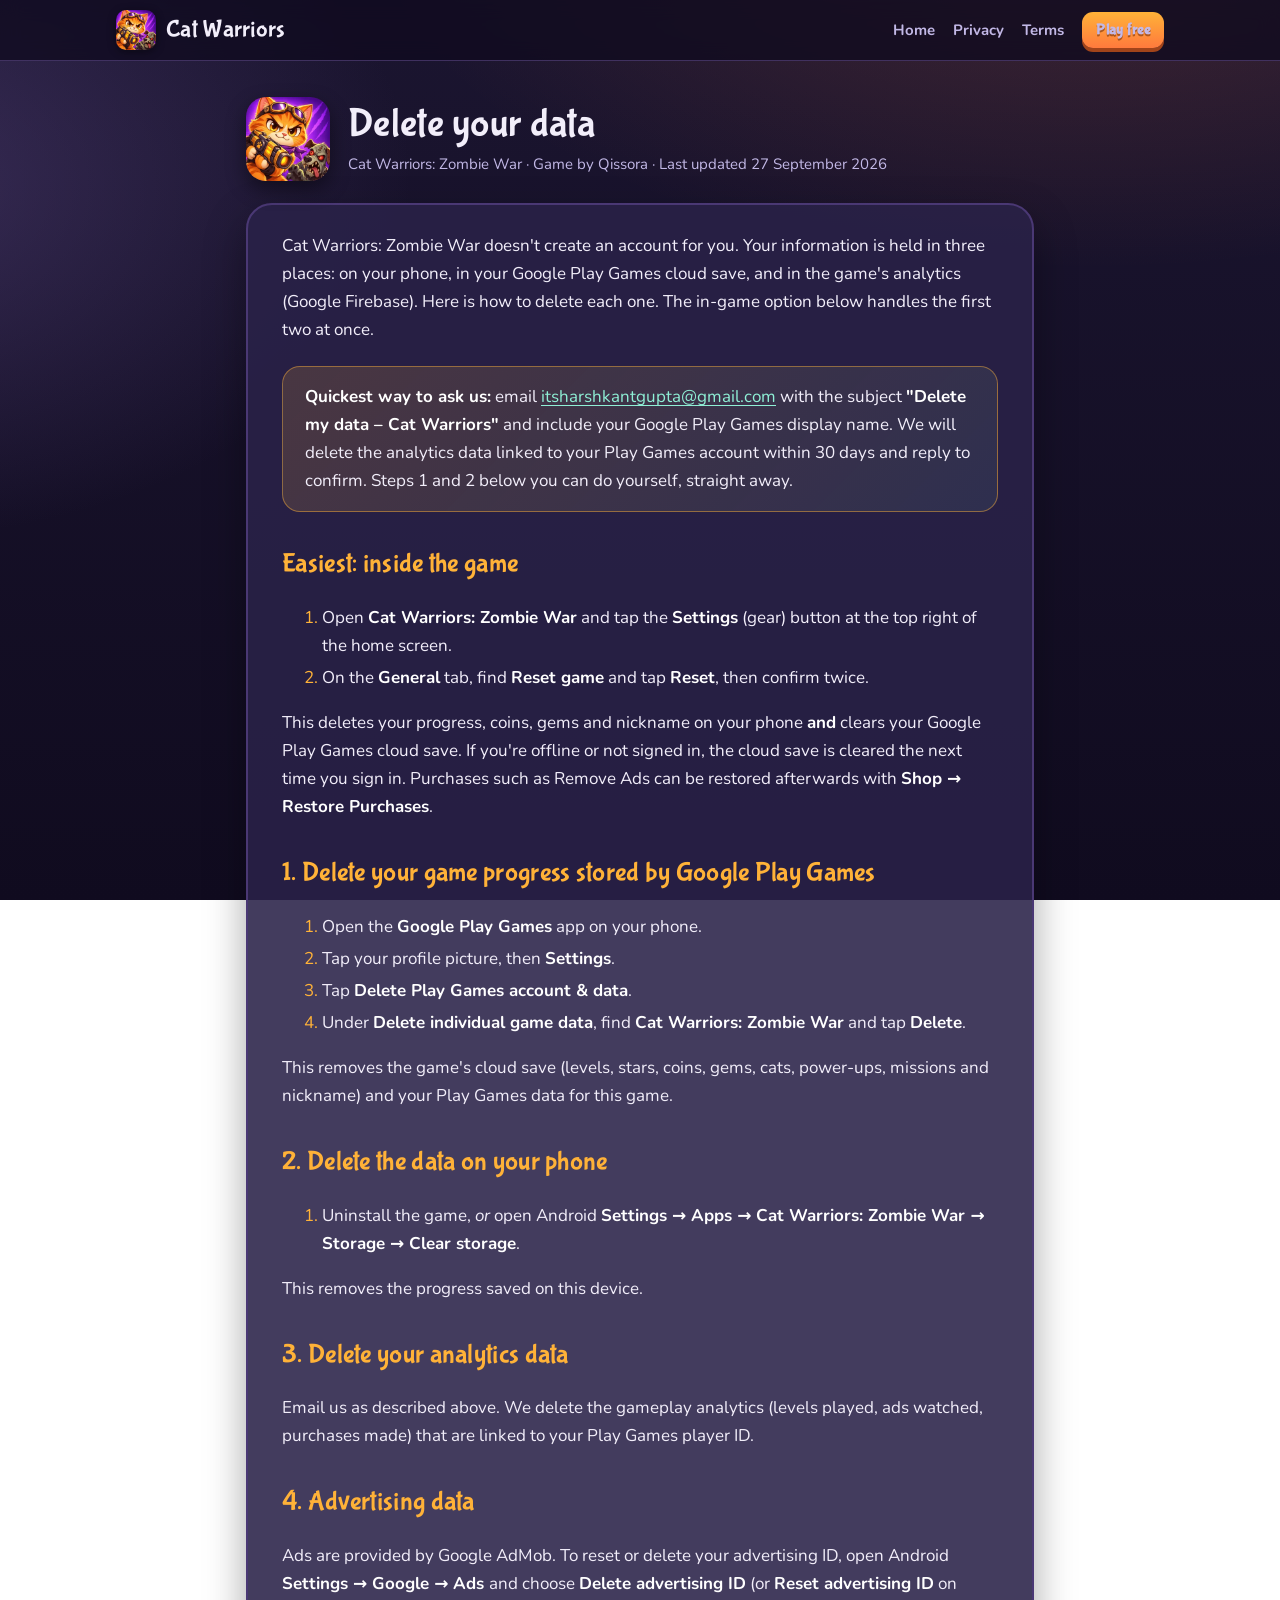
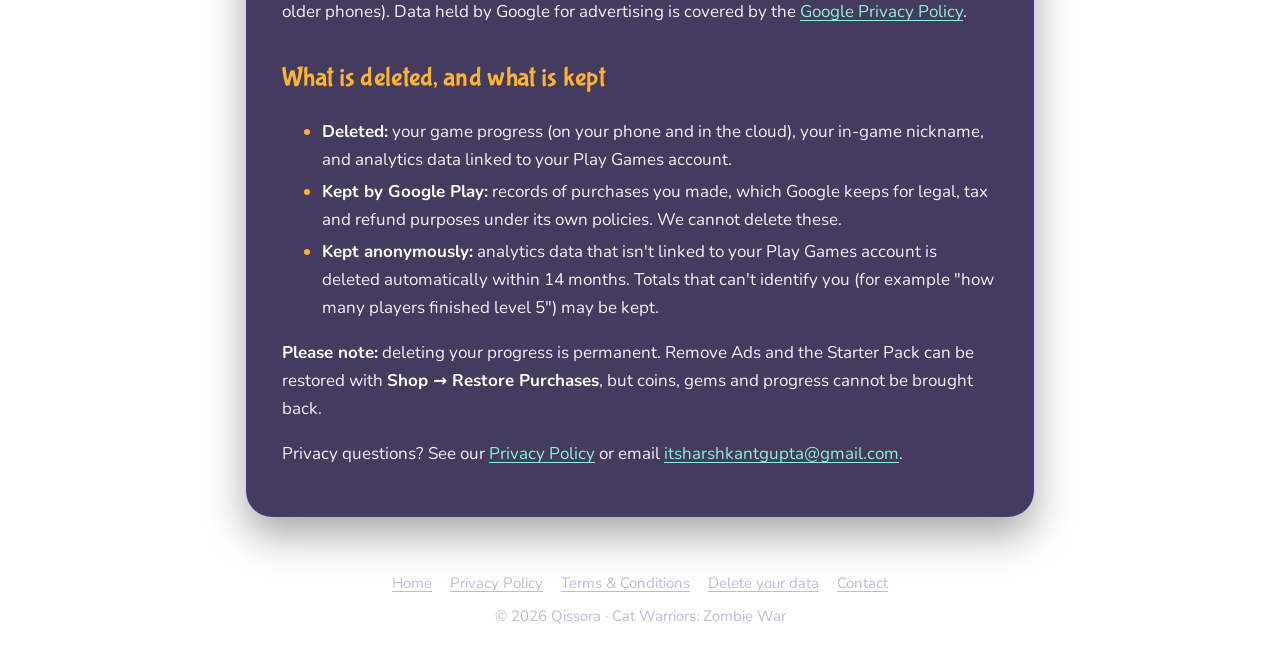
<file: delete-data.html>
<!DOCTYPE html>
<html lang="en">
<head>
<meta charset="utf-8">
<meta name="viewport" content="width=device-width, initial-scale=1">
<title>Delete your data — Cat Warriors: Zombie War</title>
<meta name="description" content="How to delete your Cat Warriors: Zombie War progress and data.">
<meta property="og:title" content="Delete your data — Cat Warriors: Zombie War">
<meta property="og:description" content="How to delete your Cat Warriors: Zombie War progress and data.">
<meta property="og:image" content="https://harsh-4002.github.io/og.jpg">
<meta property="og:url" content="https://harsh-4002.github.io/delete-data.html">
<meta name="theme-color" content="#1b1530">
<link rel="icon" type="image/png" href="favicon.png">
<link rel="preconnect" href="https://fonts.googleapis.com">
<link rel="preconnect" href="https://fonts.gstatic.com" crossorigin>
<link href="https://fonts.googleapis.com/css2?family=Bubblegum+Sans&family=Nunito:wght@400;700;800&display=swap" rel="stylesheet">
<link rel="stylesheet" href="style.css">
</head>
<body>
<header class="topbar"><div class="topbar-inner">
  <a class="brand" href="./"><img src="icon.webp" alt="Cat Warriors app icon">Cat Warriors</a>
  <nav class="nav">
    <a href="./" class="hide-sm">Home</a>
    <a href="privacy.html">Privacy</a>
    <a href="terms.html">Terms</a>
    <a class="btn btn-small" href="https://play.google.com/store/apps/details?id=com.catsvsdogs.game">Play free</a>
  </nav>
</div></header>
<main class="doc">
<div class="doc-head"><img src="icon.webp" alt=""><div><h1>Delete your data</h1><p class="meta">Cat Warriors: Zombie War · Game by Qissora · Last updated 27 September 2026</p></div></div>
<article class="card">
<p>Cat Warriors: Zombie War doesn't create an account for you. Your information is held in three places: on your phone, in your Google Play Games cloud save, and in the game's analytics (Google Firebase). Here is how to delete each one. The in-game option below handles the first two at once.</p>

<div class="panel">
<strong>Quickest way to ask us:</strong> email <a href="mailto:itsharshkantgupta@gmail.com">itsharshkantgupta@gmail.com</a> with the subject <strong>"Delete my data – Cat Warriors"</strong> and include your Google Play Games display name. We will delete the analytics data linked to your Play Games account within 30 days and reply to confirm. Steps 1 and 2 below you can do yourself, straight away.
</div>

<h2>Easiest: inside the game</h2>
<ol>
  <li>Open <strong>Cat Warriors: Zombie War</strong> and tap the <strong>Settings</strong> (gear) button at the top right of the home screen.</li>
  <li>On the <strong>General</strong> tab, find <strong>Reset game</strong> and tap <strong>Reset</strong>, then confirm twice.</li>
</ol>
<p>This deletes your progress, coins, gems and nickname on your phone <strong>and</strong> clears your Google Play Games cloud save. If you're offline or not signed in, the cloud save is cleared the next time you sign in. Purchases such as Remove Ads can be restored afterwards with <strong>Shop → Restore Purchases</strong>.</p>

<h2>1. Delete your game progress stored by Google Play Games</h2>
<ol>
  <li>Open the <strong>Google Play Games</strong> app on your phone.</li>
  <li>Tap your profile picture, then <strong>Settings</strong>.</li>
  <li>Tap <strong>Delete Play Games account &amp; data</strong>.</li>
  <li>Under <strong>Delete individual game data</strong>, find <strong>Cat Warriors: Zombie War</strong> and tap <strong>Delete</strong>.</li>
</ol>
<p>This removes the game's cloud save (levels, stars, coins, gems, cats, power-ups, missions and nickname) and your Play Games data for this game.</p>

<h2>2. Delete the data on your phone</h2>
<ol>
  <li>Uninstall the game, <em>or</em> open Android <strong>Settings → Apps → Cat Warriors: Zombie War → Storage → Clear storage</strong>.</li>
</ol>
<p>This removes the progress saved on this device.</p>

<h2>3. Delete your analytics data</h2>
<p>Email us as described above. We delete the gameplay analytics (levels played, ads watched, purchases made) that are linked to your Play Games player ID.</p>

<h2>4. Advertising data</h2>
<p>Ads are provided by Google AdMob. To reset or delete your advertising ID, open Android <strong>Settings → Google → Ads</strong> and choose <strong>Delete advertising ID</strong> (or <strong>Reset advertising ID</strong> on older phones). Data held by Google for advertising is covered by the <a href="https://policies.google.com/privacy">Google Privacy Policy</a>.</p>

<h2>What is deleted, and what is kept</h2>
<ul>
  <li><strong>Deleted:</strong> your game progress (on your phone and in the cloud), your in-game nickname, and analytics data linked to your Play Games account.</li>
  <li><strong>Kept by Google Play:</strong> records of purchases you made, which Google keeps for legal, tax and refund purposes under its own policies. We cannot delete these.</li>
  <li><strong>Kept anonymously:</strong> analytics data that isn't linked to your Play Games account is deleted automatically within 14 months. Totals that can't identify you (for example "how many players finished level 5") may be kept.</li>
</ul>
<p><strong>Please note:</strong> deleting your progress is permanent. Remove Ads and the Starter Pack can be restored with <strong>Shop → Restore Purchases</strong>, but coins, gems and progress cannot be brought back.</p>

<p>Privacy questions? See our <a href="privacy.html">Privacy Policy</a> or email <a href="mailto:itsharshkantgupta@gmail.com">itsharshkantgupta@gmail.com</a>.</p>
</article>
</main>
<footer>
  <nav><a href="./">Home</a><a href="privacy.html">Privacy Policy</a><a href="terms.html">Terms &amp; Conditions</a><a href="delete-data.html">Delete your data</a><a href="mailto:itsharshkantgupta@gmail.com">Contact</a></nav>
  <div>© 2026 Qissora · Cat Warriors: Zombie War</div>
</footer>
</body>
</html>
</file>
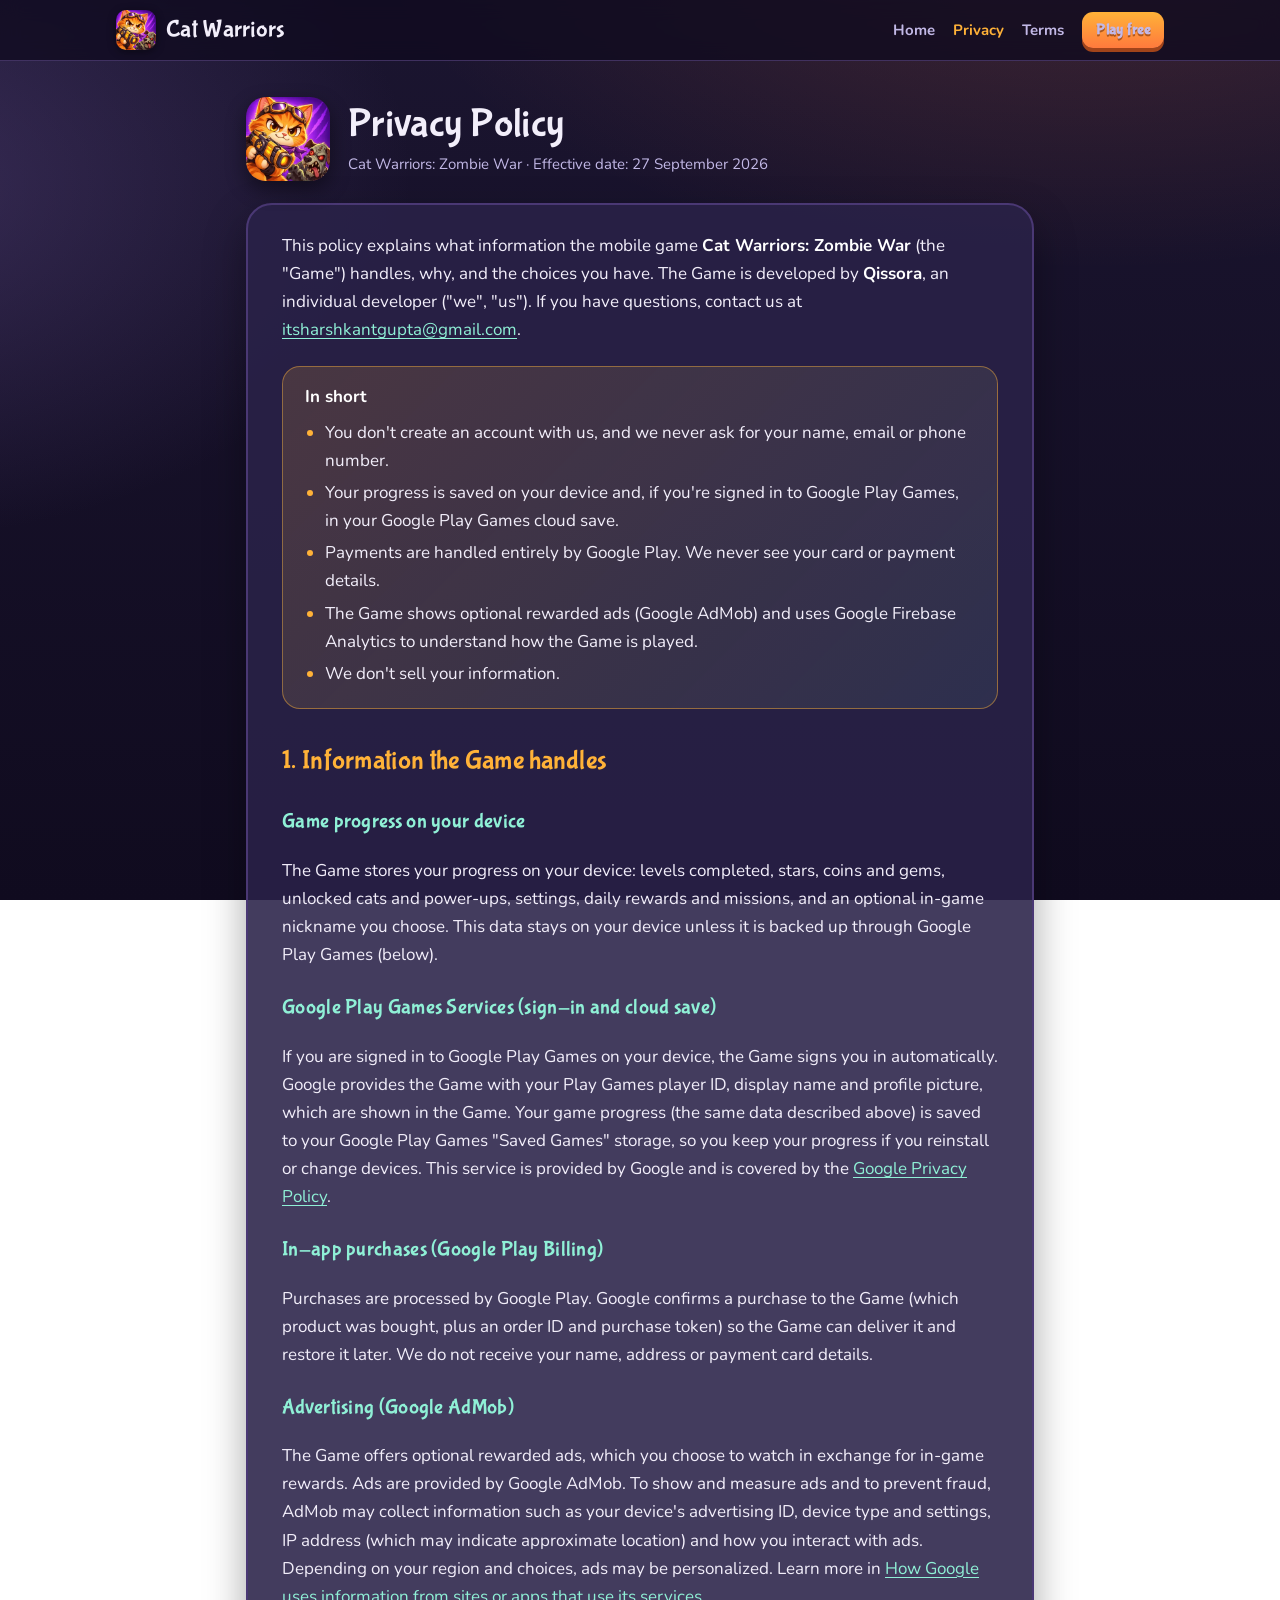
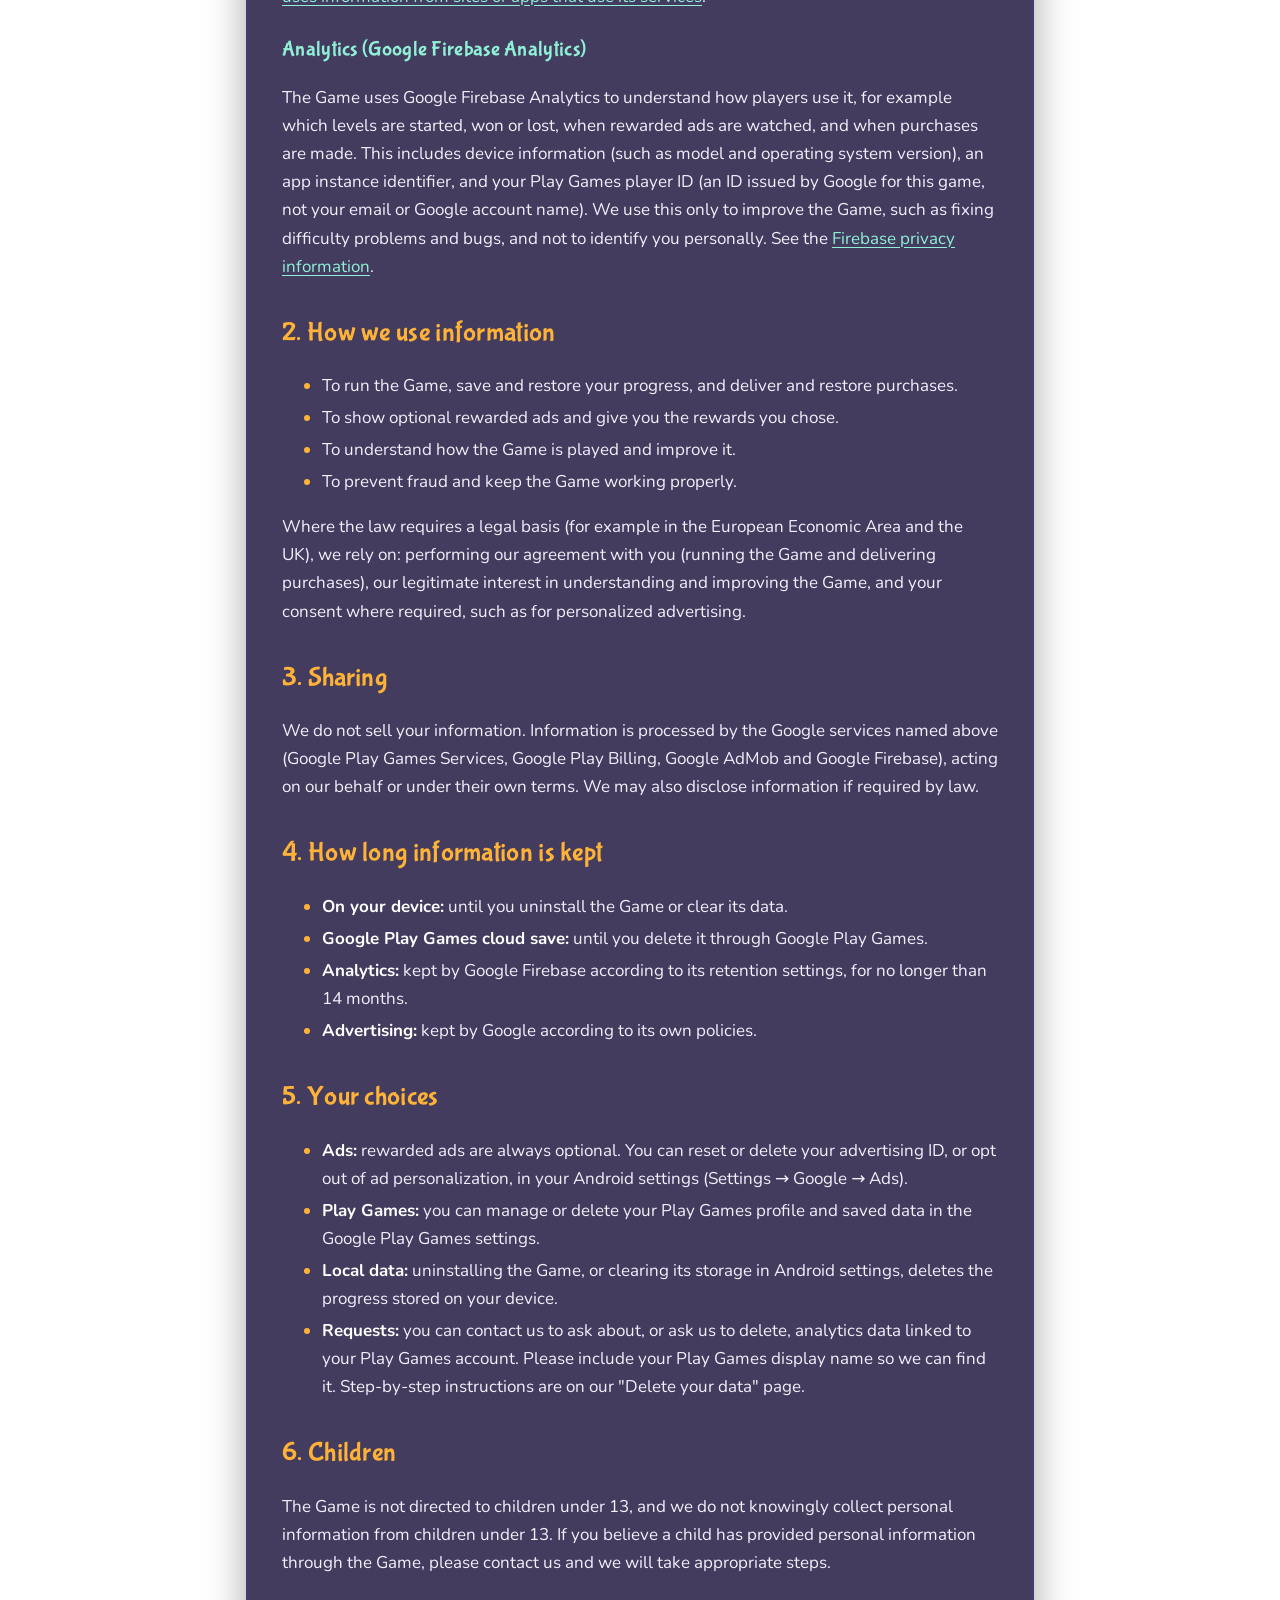
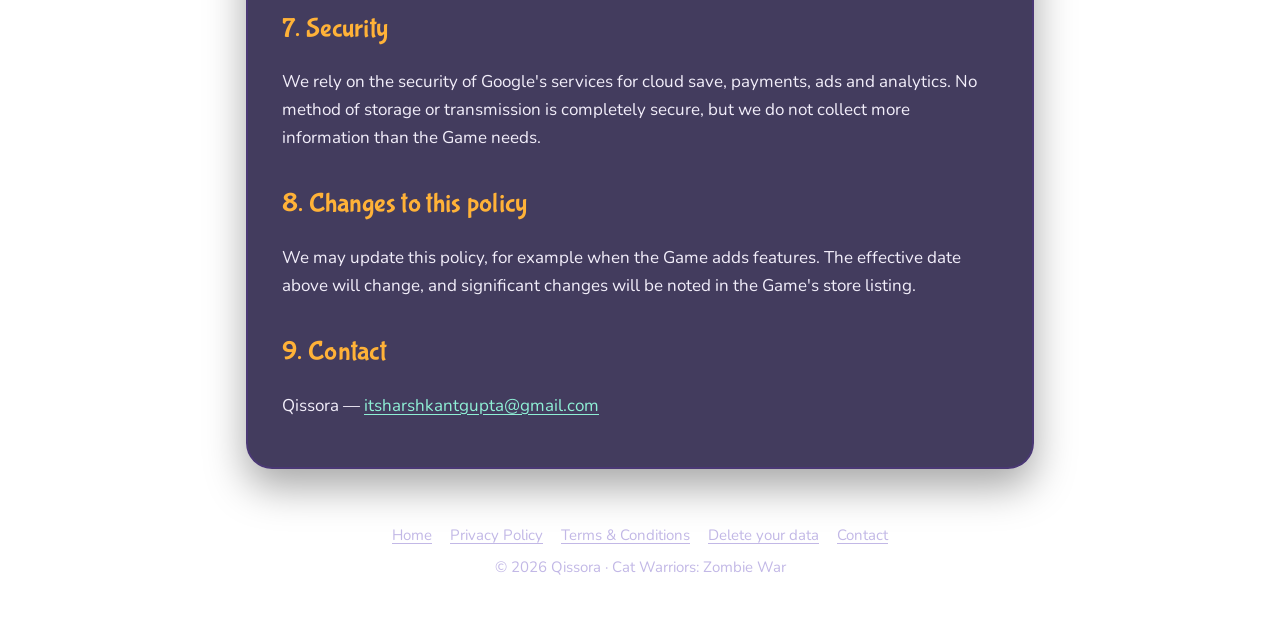
<file: privacy.html>
<!DOCTYPE html>
<html lang="en">
<head>
<meta charset="utf-8">
<meta name="viewport" content="width=device-width, initial-scale=1">
<title>Privacy Policy — Cat Warriors: Zombie War</title>
<meta name="description" content="What Cat Warriors: Zombie War stores, why, and the choices you have.">
<meta property="og:title" content="Privacy Policy — Cat Warriors: Zombie War">
<meta property="og:description" content="What Cat Warriors: Zombie War stores, why, and the choices you have.">
<meta property="og:image" content="https://harsh-4002.github.io/og.jpg">
<meta property="og:url" content="https://harsh-4002.github.io/privacy.html">
<meta name="theme-color" content="#1b1530">
<link rel="icon" type="image/png" href="favicon.png">
<link rel="preconnect" href="https://fonts.googleapis.com">
<link rel="preconnect" href="https://fonts.gstatic.com" crossorigin>
<link href="https://fonts.googleapis.com/css2?family=Bubblegum+Sans&family=Nunito:wght@400;700;800&display=swap" rel="stylesheet">
<link rel="stylesheet" href="style.css">
</head>
<body>
<header class="topbar"><div class="topbar-inner">
  <a class="brand" href="./"><img src="icon.webp" alt="Cat Warriors app icon">Cat Warriors</a>
  <nav class="nav">
    <a href="./" class="hide-sm">Home</a>
    <a href="privacy.html" class="active">Privacy</a>
    <a href="terms.html">Terms</a>
    <a class="btn btn-small" href="https://play.google.com/store/apps/details?id=com.catsvsdogs.game">Play free</a>
  </nav>
</div></header>
<main class="doc">
<div class="doc-head"><img src="icon.webp" alt=""><div><h1>Privacy Policy</h1><p class="meta">Cat Warriors: Zombie War · Effective date: 27 September 2026</p></div></div>
<article class="card">
<p>This policy explains what information the mobile game <strong>Cat Warriors: Zombie War</strong> (the "Game") handles, why, and the choices you have. The Game is developed by <strong>Qissora</strong>, an individual developer ("we", "us"). If you have questions, contact us at <a href="mailto:itsharshkantgupta@gmail.com">itsharshkantgupta@gmail.com</a>.</p>

<div class="summary">
<strong>In short</strong>
<ul>
  <li>You don't create an account with us, and we never ask for your name, email or phone number.</li>
  <li>Your progress is saved on your device and, if you're signed in to Google Play Games, in your Google Play Games cloud save.</li>
  <li>Payments are handled entirely by Google Play. We never see your card or payment details.</li>
  <li>The Game shows optional rewarded ads (Google AdMob) and uses Google Firebase Analytics to understand how the Game is played.</li>
  <li>We don't sell your information.</li>
</ul>
</div>

<h2>1. Information the Game handles</h2>

<h3>Game progress on your device</h3>
<p>The Game stores your progress on your device: levels completed, stars, coins and gems, unlocked cats and power-ups, settings, daily rewards and missions, and an optional in-game nickname you choose. This data stays on your device unless it is backed up through Google Play Games (below).</p>

<h3>Google Play Games Services (sign-in and cloud save)</h3>
<p>If you are signed in to Google Play Games on your device, the Game signs you in automatically. Google provides the Game with your Play Games player ID, display name and profile picture, which are shown in the Game. Your game progress (the same data described above) is saved to your Google Play Games "Saved Games" storage, so you keep your progress if you reinstall or change devices. This service is provided by Google and is covered by the <a href="https://policies.google.com/privacy">Google Privacy Policy</a>.</p>

<h3>In-app purchases (Google Play Billing)</h3>
<p>Purchases are processed by Google Play. Google confirms a purchase to the Game (which product was bought, plus an order ID and purchase token) so the Game can deliver it and restore it later. We do not receive your name, address or payment card details.</p>

<h3>Advertising (Google AdMob)</h3>
<p>The Game offers optional rewarded ads, which you choose to watch in exchange for in-game rewards. Ads are provided by Google AdMob. To show and measure ads and to prevent fraud, AdMob may collect information such as your device's advertising ID, device type and settings, IP address (which may indicate approximate location) and how you interact with ads. Depending on your region and choices, ads may be personalized. Learn more in <a href="https://policies.google.com/technologies/partner-sites">How Google uses information from sites or apps that use its services</a>.</p>

<h3>Analytics (Google Firebase Analytics)</h3>
<p>The Game uses Google Firebase Analytics to understand how players use it, for example which levels are started, won or lost, when rewarded ads are watched, and when purchases are made. This includes device information (such as model and operating system version), an app instance identifier, and your Play Games player ID (an ID issued by Google for this game, not your email or Google account name). We use this only to improve the Game, such as fixing difficulty problems and bugs, and not to identify you personally. See the <a href="https://firebase.google.com/support/privacy">Firebase privacy information</a>.</p>

<h2>2. How we use information</h2>
<ul>
  <li>To run the Game, save and restore your progress, and deliver and restore purchases.</li>
  <li>To show optional rewarded ads and give you the rewards you chose.</li>
  <li>To understand how the Game is played and improve it.</li>
  <li>To prevent fraud and keep the Game working properly.</li>
</ul>
<p>Where the law requires a legal basis (for example in the European Economic Area and the UK), we rely on: performing our agreement with you (running the Game and delivering purchases), our legitimate interest in understanding and improving the Game, and your consent where required, such as for personalized advertising.</p>

<h2>3. Sharing</h2>
<p>We do not sell your information. Information is processed by the Google services named above (Google Play Games Services, Google Play Billing, Google AdMob and Google Firebase), acting on our behalf or under their own terms. We may also disclose information if required by law.</p>

<h2>4. How long information is kept</h2>
<ul>
  <li><strong>On your device:</strong> until you uninstall the Game or clear its data.</li>
  <li><strong>Google Play Games cloud save:</strong> until you delete it through Google Play Games.</li>
  <li><strong>Analytics:</strong> kept by Google Firebase according to its retention settings, for no longer than 14 months.</li>
  <li><strong>Advertising:</strong> kept by Google according to its own policies.</li>
</ul>

<h2>5. Your choices</h2>
<ul>
  <li><strong>Ads:</strong> rewarded ads are always optional. You can reset or delete your advertising ID, or opt out of ad personalization, in your Android settings (Settings → Google → Ads).</li>
  <li><strong>Play Games:</strong> you can manage or delete your Play Games profile and saved data in the Google Play Games settings.</li>
  <li><strong>Local data:</strong> uninstalling the Game, or clearing its storage in Android settings, deletes the progress stored on your device.</li>
  <li><strong>Requests:</strong> you can contact us to ask about, or ask us to delete, analytics data linked to your Play Games account. Please include your Play Games display name so we can find it. Step-by-step instructions are on our "Delete your data" page.</li>
</ul>

<h2>6. Children</h2>
<p>The Game is not directed to children under 13, and we do not knowingly collect personal information from children under 13. If you believe a child has provided personal information through the Game, please contact us and we will take appropriate steps.</p>

<h2>7. Security</h2>
<p>We rely on the security of Google's services for cloud save, payments, ads and analytics. No method of storage or transmission is completely secure, but we do not collect more information than the Game needs.</p>

<h2>8. Changes to this policy</h2>
<p>We may update this policy, for example when the Game adds features. The effective date above will change, and significant changes will be noted in the Game's store listing.</p>

<h2>9. Contact</h2>
<p>Qissora — <a href="mailto:itsharshkantgupta@gmail.com">itsharshkantgupta@gmail.com</a></p>
</article>
</main>
<footer>
  <nav><a href="./">Home</a><a href="privacy.html">Privacy Policy</a><a href="terms.html">Terms &amp; Conditions</a><a href="delete-data.html">Delete your data</a><a href="mailto:itsharshkantgupta@gmail.com">Contact</a></nav>
  <div>© 2026 Qissora · Cat Warriors: Zombie War</div>
</footer>
</body>
</html>
</file>
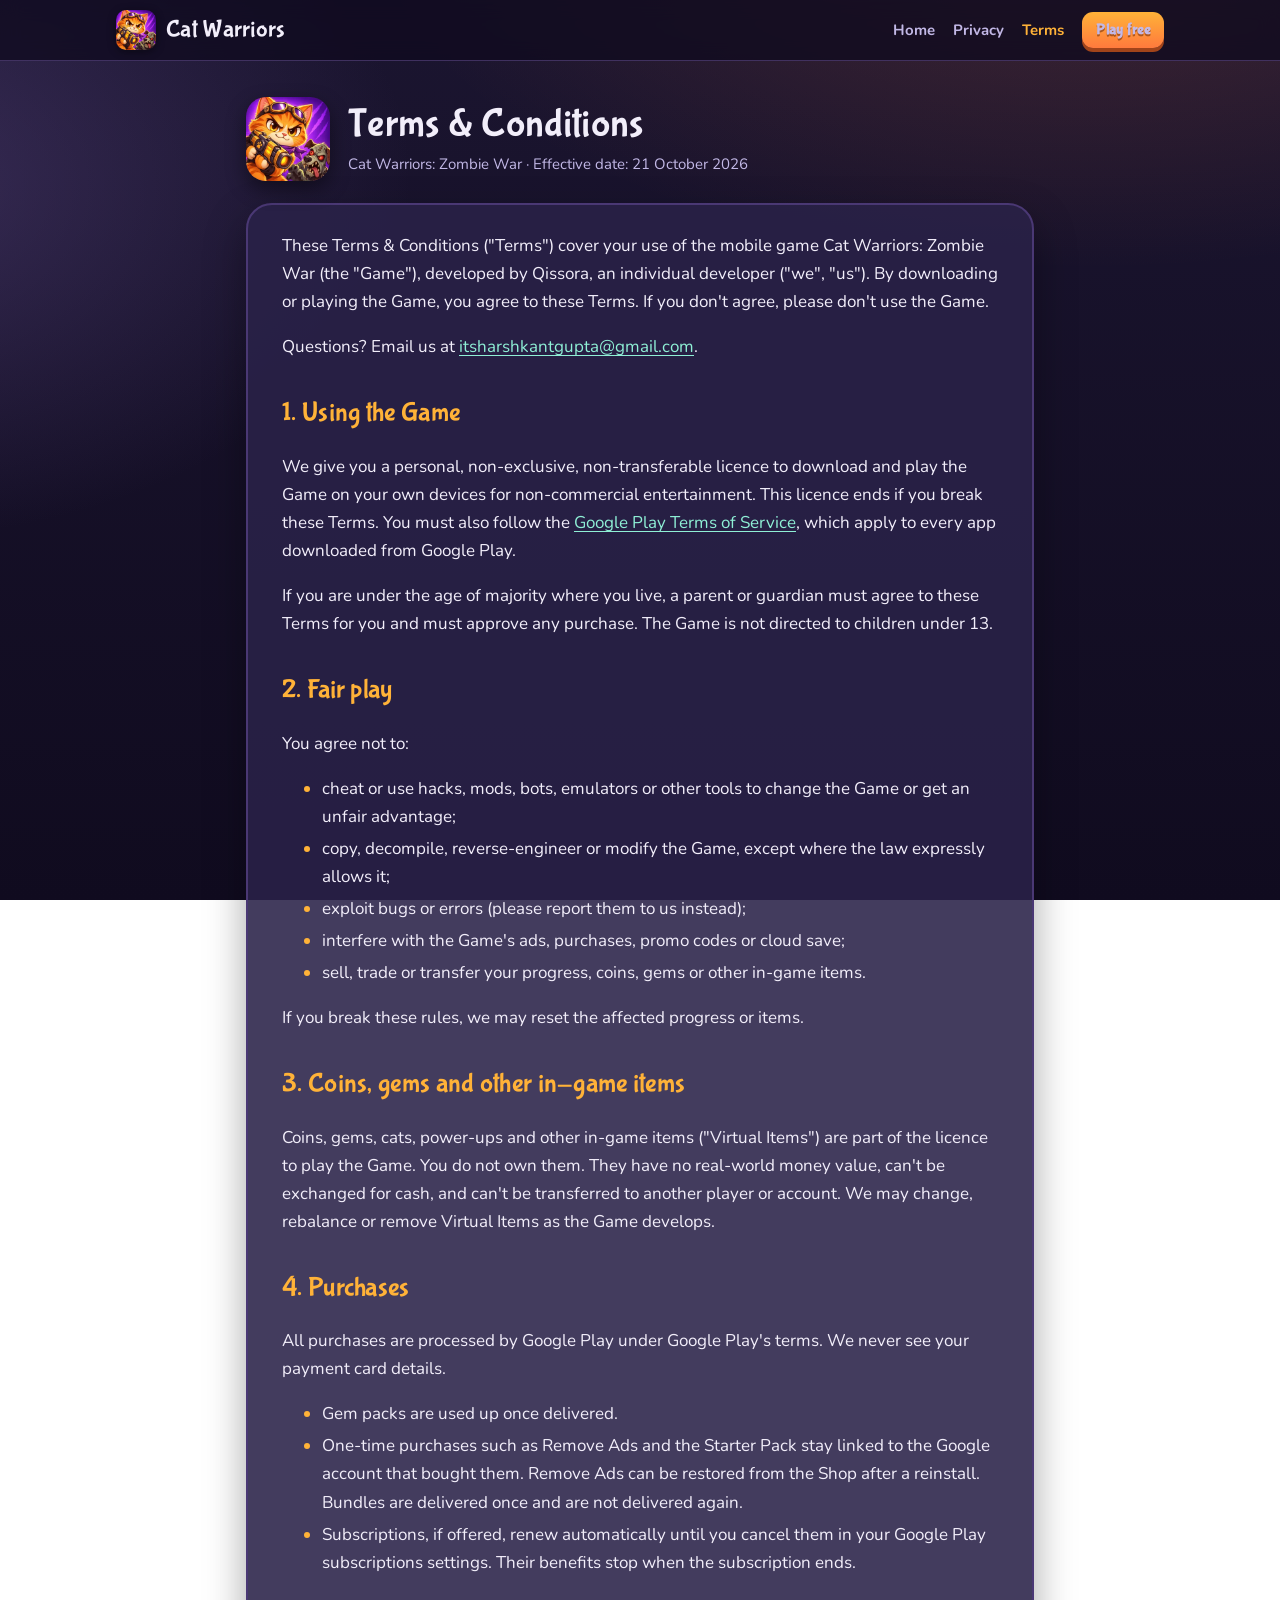
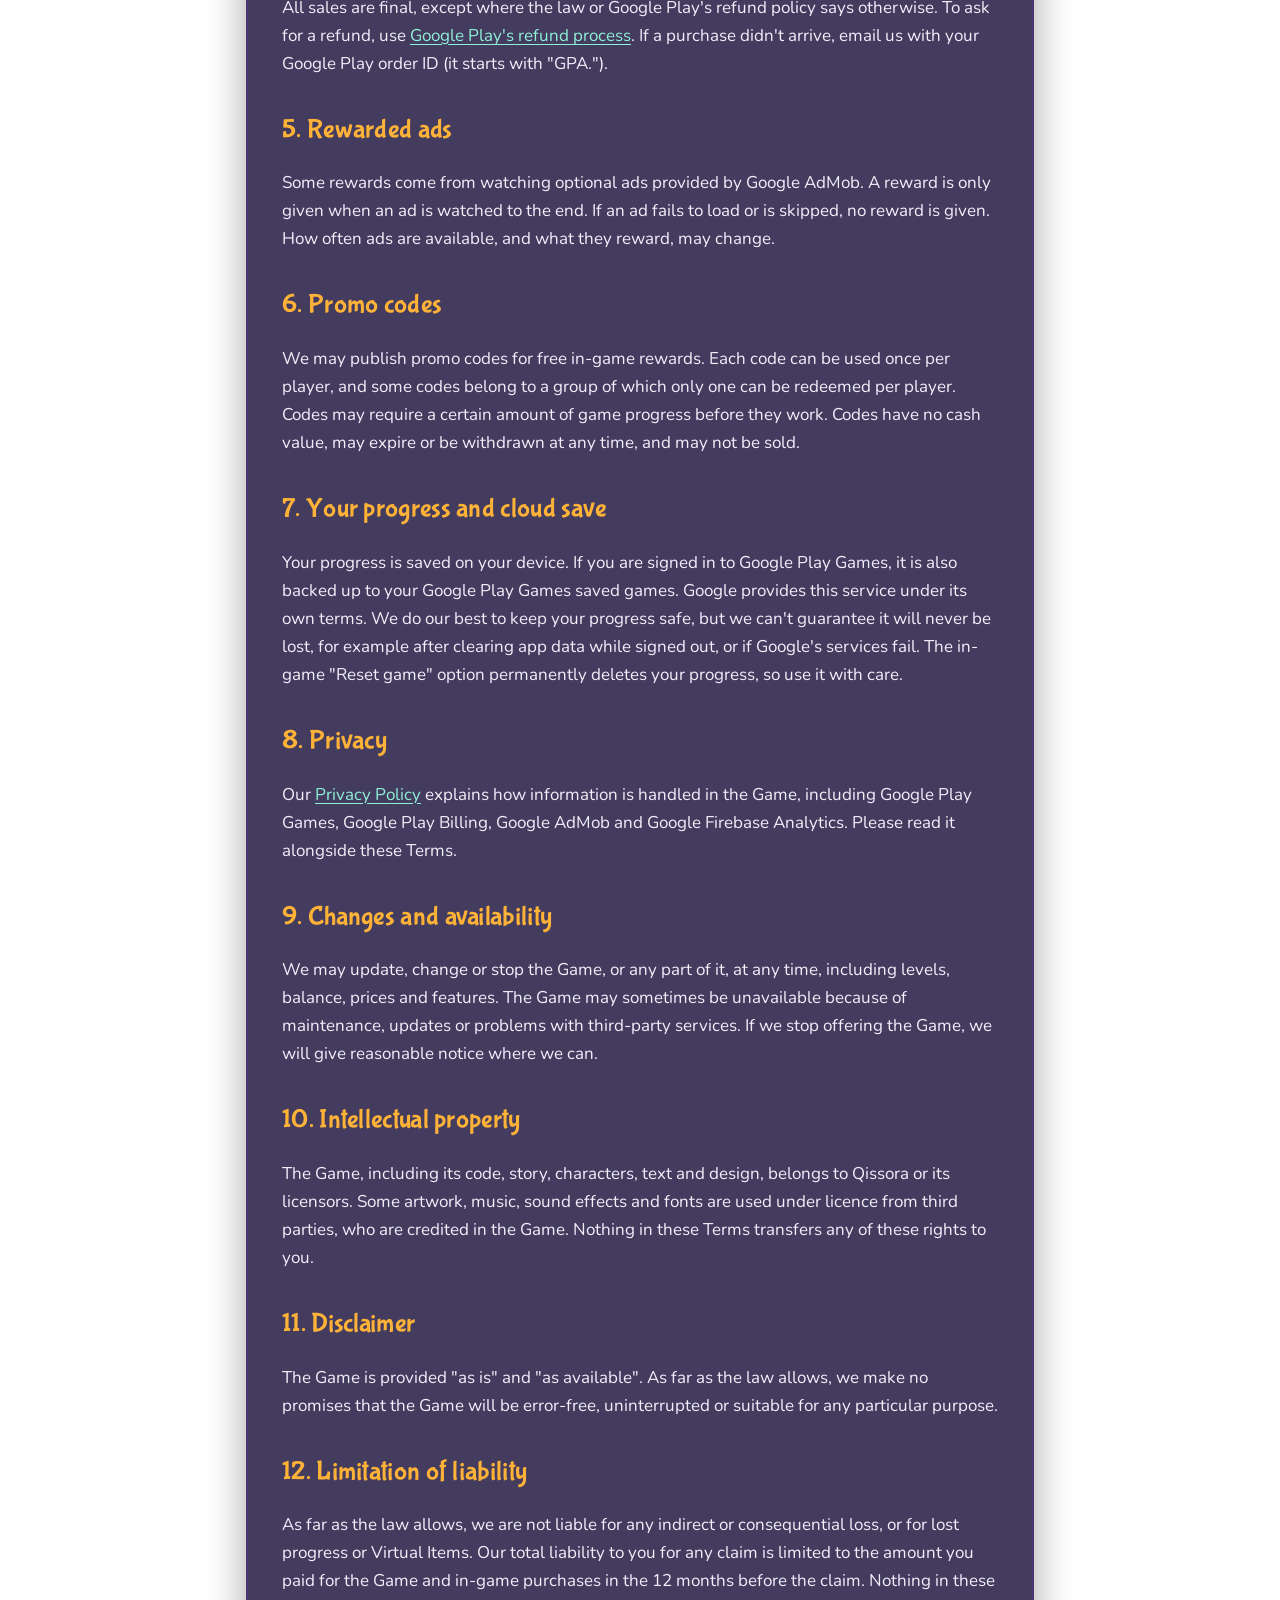
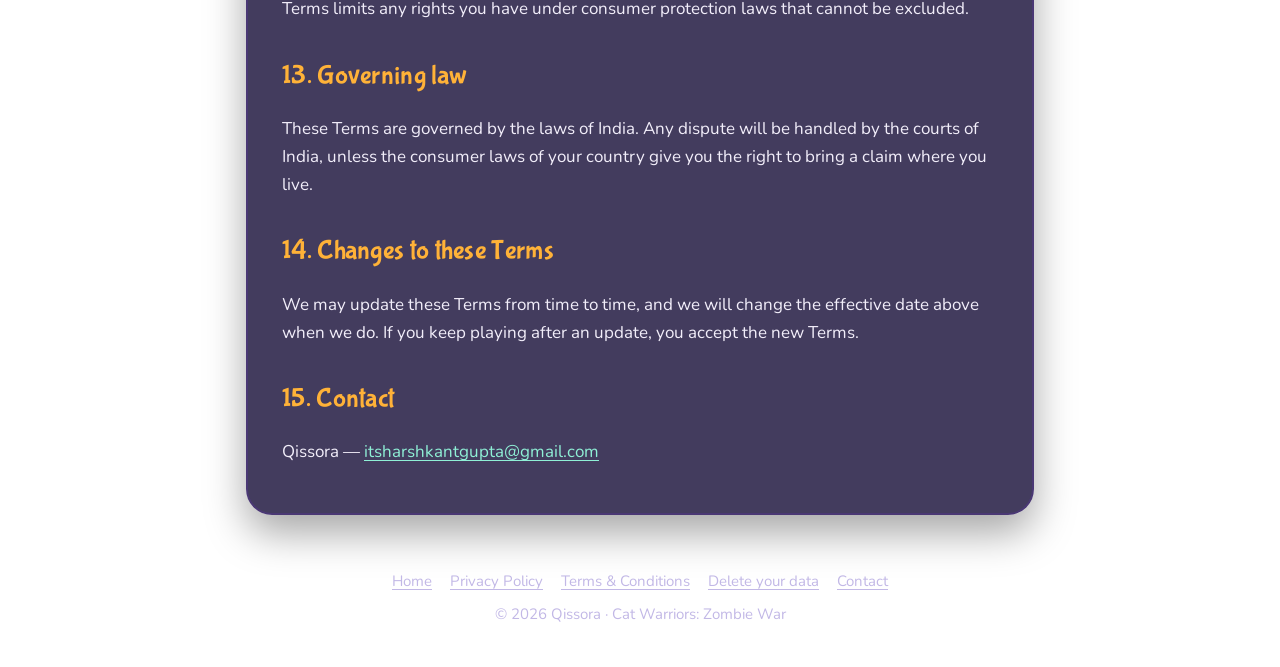
<file: terms.html>
<!DOCTYPE html>
<html lang="en">
<head>
<meta charset="utf-8">
<meta name="viewport" content="width=device-width, initial-scale=1">
<title>Terms &amp; Conditions — Cat Warriors: Zombie War</title>
<meta name="description" content="The rules for playing Cat Warriors: Zombie War, purchases, rewards and promo codes.">
<meta property="og:title" content="Terms &amp; Conditions — Cat Warriors: Zombie War">
<meta property="og:description" content="The rules for playing Cat Warriors: Zombie War, purchases, rewards and promo codes.">
<meta property="og:image" content="https://harsh-4002.github.io/og.jpg">
<meta property="og:url" content="https://harsh-4002.github.io/terms.html">
<meta name="theme-color" content="#1b1530">
<link rel="icon" type="image/png" href="favicon.png">
<link rel="preconnect" href="https://fonts.googleapis.com">
<link rel="preconnect" href="https://fonts.gstatic.com" crossorigin>
<link href="https://fonts.googleapis.com/css2?family=Bubblegum+Sans&family=Nunito:wght@400;700;800&display=swap" rel="stylesheet">
<link rel="stylesheet" href="style.css">
</head>
<body>
<header class="topbar"><div class="topbar-inner">
  <a class="brand" href="./"><img src="icon.webp" alt="Cat Warriors app icon">Cat Warriors</a>
  <nav class="nav">
    <a href="./" class="hide-sm">Home</a>
    <a href="privacy.html">Privacy</a>
    <a href="terms.html" class="active">Terms</a>
    <a class="btn btn-small" href="https://play.google.com/store/apps/details?id=com.catsvsdogs.game">Play free</a>
  </nav>
</div></header>
<main class="doc">
<div class="doc-head"><img src="icon.webp" alt=""><div><h1>Terms &amp; Conditions</h1><p class="meta">Cat Warriors: Zombie War · Effective date: 21 October 2026</p></div></div>
<article class="card">
<p>These Terms &amp; Conditions ("Terms") cover your use of the mobile game Cat Warriors: Zombie War (the "Game"), developed by Qissora, an individual developer ("we", "us"). By downloading or playing the Game, you agree to these Terms. If you don't agree, please don't use the Game.</p>
<p>Questions? Email us at <a href="mailto:itsharshkantgupta@gmail.com">itsharshkantgupta@gmail.com</a>.</p>

<h2>1. Using the Game</h2>
<p>We give you a personal, non-exclusive, non-transferable licence to download and play the Game on your own devices for non-commercial entertainment. This licence ends if you break these Terms. You must also follow the <a href="https://play.google.com/about/play-terms/">Google Play Terms of Service</a>, which apply to every app downloaded from Google Play.</p>
<p>If you are under the age of majority where you live, a parent or guardian must agree to these Terms for you and must approve any purchase. The Game is not directed to children under 13.</p>

<h2>2. Fair play</h2>
<p>You agree not to:</p>
<ul>
  <li>cheat or use hacks, mods, bots, emulators or other tools to change the Game or get an unfair advantage;</li>
  <li>copy, decompile, reverse-engineer or modify the Game, except where the law expressly allows it;</li>
  <li>exploit bugs or errors (please report them to us instead);</li>
  <li>interfere with the Game's ads, purchases, promo codes or cloud save;</li>
  <li>sell, trade or transfer your progress, coins, gems or other in-game items.</li>
</ul>
<p>If you break these rules, we may reset the affected progress or items.</p>

<h2>3. Coins, gems and other in-game items</h2>
<p>Coins, gems, cats, power-ups and other in-game items ("Virtual Items") are part of the licence to play the Game. You do not own them. They have no real-world money value, can't be exchanged for cash, and can't be transferred to another player or account. We may change, rebalance or remove Virtual Items as the Game develops.</p>

<h2>4. Purchases</h2>
<p>All purchases are processed by Google Play under Google Play's terms. We never see your payment card details.</p>
<ul>
  <li>Gem packs are used up once delivered.</li>
  <li>One-time purchases such as Remove Ads and the Starter Pack stay linked to the Google account that bought them. Remove Ads can be restored from the Shop after a reinstall. Bundles are delivered once and are not delivered again.</li>
  <li>Subscriptions, if offered, renew automatically until you cancel them in your Google Play subscriptions settings. Their benefits stop when the subscription ends.</li>
</ul>
<p>All sales are final, except where the law or Google Play's refund policy says otherwise. To ask for a refund, use <a href="https://support.google.com/googleplay/answer/2479637">Google Play's refund process</a>. If a purchase didn't arrive, email us with your Google Play order ID (it starts with "GPA.").</p>

<h2>5. Rewarded ads</h2>
<p>Some rewards come from watching optional ads provided by Google AdMob. A reward is only given when an ad is watched to the end. If an ad fails to load or is skipped, no reward is given. How often ads are available, and what they reward, may change.</p>

<h2>6. Promo codes</h2>
<p>We may publish promo codes for free in-game rewards. Each code can be used once per player, and some codes belong to a group of which only one can be redeemed per player. Codes may require a certain amount of game progress before they work. Codes have no cash value, may expire or be withdrawn at any time, and may not be sold.</p>

<h2>7. Your progress and cloud save</h2>
<p>Your progress is saved on your device. If you are signed in to Google Play Games, it is also backed up to your Google Play Games saved games. Google provides this service under its own terms. We do our best to keep your progress safe, but we can't guarantee it will never be lost, for example after clearing app data while signed out, or if Google's services fail. The in-game "Reset game" option permanently deletes your progress, so use it with care.</p>

<h2>8. Privacy</h2>
<p>Our <a href="privacy.html">Privacy Policy</a> explains how information is handled in the Game, including Google Play Games, Google Play Billing, Google AdMob and Google Firebase Analytics. Please read it alongside these Terms.</p>

<h2>9. Changes and availability</h2>
<p>We may update, change or stop the Game, or any part of it, at any time, including levels, balance, prices and features. The Game may sometimes be unavailable because of maintenance, updates or problems with third-party services. If we stop offering the Game, we will give reasonable notice where we can.</p>

<h2>10. Intellectual property</h2>
<p>The Game, including its code, story, characters, text and design, belongs to Qissora or its licensors. Some artwork, music, sound effects and fonts are used under licence from third parties, who are credited in the Game. Nothing in these Terms transfers any of these rights to you.</p>

<h2>11. Disclaimer</h2>
<p>The Game is provided "as is" and "as available". As far as the law allows, we make no promises that the Game will be error-free, uninterrupted or suitable for any particular purpose.</p>

<h2>12. Limitation of liability</h2>
<p>As far as the law allows, we are not liable for any indirect or consequential loss, or for lost progress or Virtual Items. Our total liability to you for any claim is limited to the amount you paid for the Game and in-game purchases in the 12 months before the claim. Nothing in these Terms limits any rights you have under consumer protection laws that cannot be excluded.</p>

<h2>13. Governing law</h2>
<p>These Terms are governed by the laws of India. Any dispute will be handled by the courts of India, unless the consumer laws of your country give you the right to bring a claim where you live.</p>

<h2>14. Changes to these Terms</h2>
<p>We may update these Terms from time to time, and we will change the effective date above when we do. If you keep playing after an update, you accept the new Terms.</p>

<h2>15. Contact</h2>
<p>Qissora — <a href="mailto:itsharshkantgupta@gmail.com">itsharshkantgupta@gmail.com</a></p>
</article>
</main>
<footer>
  <nav><a href="./">Home</a><a href="privacy.html">Privacy Policy</a><a href="terms.html">Terms &amp; Conditions</a><a href="delete-data.html">Delete your data</a><a href="mailto:itsharshkantgupta@gmail.com">Contact</a></nav>
  <div>© 2026 Qissora · Cat Warriors: Zombie War</div>
</footer>
</body>
</html>
</file>
<file: style.css>
/* Cat Warriors: Zombie War — website styles. Colours follow the game's
   "Dusk Alley" chrome (autoload/chrome_theme.gd). */
:root {
  --plum-deep: #100b1f;
  --plum: #1b1530;
  --indigo: #2a2148;
  --violet: #4a3874;
  --violet-soft: #5e4a88;
  --amber: #ffb238;
  --ember: #ff7a3d;
  --mint: #8ff0d6;
  --gold: #ffdd75;
  --text: #f2eefa;
  --text-soft: #c2b8e6;
  --radius: 22px;
}

* { box-sizing: border-box; }
html { scroll-behavior: smooth; }
body {
  margin: 0;
  color: var(--text);
  font: 17px/1.65 "Nunito", system-ui, -apple-system, "Segoe UI", Roboto, sans-serif;
  background:
    radial-gradient(1200px 600px at 85% -10%, rgba(255, 122, 61, 0.18), transparent 60%),
    radial-gradient(900px 600px at -10% 20%, rgba(94, 74, 136, 0.45), transparent 60%),
    linear-gradient(180deg, var(--plum) 0%, var(--plum-deep) 100%);
  background-attachment: fixed;
  min-height: 100vh;
}
a { color: var(--mint); text-underline-offset: 3px; }
a:hover { color: #fff; }
img { max-width: 100%; display: block; }
h1, h2, h3, .brand, .btn { font-family: "Bubblegum Sans", "Nunito", sans-serif; font-weight: 400; letter-spacing: 0.3px; }

/* --- top bar --- */
.topbar {
  position: sticky; top: 0; z-index: 10;
  background: rgba(16, 11, 31, 0.78);
  backdrop-filter: blur(10px);
  -webkit-backdrop-filter: blur(10px);
  border-bottom: 1px solid rgba(94, 74, 136, 0.6);
}
.topbar-inner {
  max-width: 1080px; margin: 0 auto; padding: 10px 16px;
  display: flex; align-items: center; gap: 16px;
}
.brand { display: flex; align-items: center; gap: 10px; color: var(--text); text-decoration: none; font-size: 24px; }
.brand img { width: 40px; height: 40px; border-radius: 10px; box-shadow: 0 2px 8px rgba(0, 0, 0, 0.4); }
.nav { margin-left: auto; display: flex; gap: 18px; align-items: center; }
.nav a { color: var(--text-soft); text-decoration: none; font-weight: 700; font-size: 15px; }
.nav a:hover, .nav a.active { color: var(--amber); }

/* --- buttons --- */
.btn {
  display: inline-flex; align-items: center; gap: 8px;
  padding: 10px 22px; border-radius: 14px;
  font-size: 20px; color: #fff; text-decoration: none;
  background: linear-gradient(180deg, var(--amber), var(--ember));
  box-shadow: 0 5px 0 #a2441a, 0 10px 24px rgba(255, 122, 61, 0.35);
  text-shadow: 0 2px 0 rgba(120, 50, 10, 0.6);
  transition: transform 0.12s ease, box-shadow 0.12s ease;
}
.btn:hover { color: #fff; transform: translateY(-2px); }
.btn:active { transform: translateY(3px); box-shadow: 0 2px 0 #a2441a; }
.btn-small { padding: 6px 14px; font-size: 17px; border-radius: 11px; box-shadow: 0 4px 0 #a2441a; }

/* --- home: hero --- */
.hero {
  position: relative; overflow: hidden;
  padding: 56px 16px 72px; text-align: center;
  background: linear-gradient(180deg, rgba(16, 11, 31, 0.35) 0%, rgba(16, 11, 31, 0.55) 60%, var(--plum-deep) 100%),
              url("hero-bg.webp") center / cover no-repeat;
}
.hero-logo { width: min(560px, 92%); margin: 0 auto; filter: drop-shadow(0 12px 28px rgba(0, 0, 0, 0.6)); animation: bob 4s ease-in-out infinite; }
@keyframes bob { 50% { transform: translateY(-8px); } }
.hero p.tagline { max-width: 620px; margin: 18px auto 26px; font-size: 20px; color: var(--text); text-shadow: 0 2px 8px rgba(0, 0, 0, 0.7); }
.store-row { display: flex; align-items: center; justify-content: center; gap: 18px; flex-wrap: wrap; }
.store-badge img { height: 84px; margin: -12px; } /* Google's badge has built-in padding */
.app-chip {
  display: flex; align-items: center; gap: 12px; padding: 8px 16px 8px 8px;
  background: rgba(27, 21, 48, 0.85); border: 1px solid var(--violet-soft); border-radius: 18px; text-align: left;
}
.app-chip img { width: 52px; height: 52px; border-radius: 12px; }
.app-chip b { display: block; font-size: 16px; }
.app-chip span { font-size: 14px; color: var(--text-soft); }

/* --- home: features --- */
.section { max-width: 1080px; margin: 0 auto; padding: 48px 16px; }
.section h2 { font-size: 38px; text-align: center; margin: 0 0 8px; color: var(--gold); }
.section .lead { text-align: center; color: var(--text-soft); margin: 0 auto 32px; max-width: 640px; }
.features { display: grid; grid-template-columns: repeat(3, 1fr); gap: 22px; }
.feature {
  background: linear-gradient(180deg, var(--indigo), var(--plum));
  border: 2px solid var(--violet); border-radius: var(--radius); overflow: hidden;
  box-shadow: 0 14px 30px rgba(0, 0, 0, 0.35);
  transition: transform 0.2s ease, border-color 0.2s ease;
}
.feature:hover { transform: translateY(-4px); border-color: var(--amber); }
.feature img { aspect-ratio: 2 / 1; object-fit: cover; width: 100%; }
.feature div { padding: 16px 20px 20px; }
.feature h3 { margin: 0 0 4px; font-size: 26px; color: var(--amber); }
.feature p { margin: 0; color: var(--text-soft); font-size: 16px; }

.cta {
  text-align: center; padding: 36px 20px; border-radius: 28px;
  background: linear-gradient(135deg, var(--violet), var(--indigo));
  border: 2px solid var(--violet-soft);
}
.cta h2 { color: var(--text); }

/* --- legal pages --- */
.doc { max-width: 820px; margin: 0 auto; padding: 36px 16px 24px; }
.doc-head { display: flex; align-items: center; gap: 18px; margin-bottom: 22px; }
.doc-head img { width: 84px; height: 84px; border-radius: 20px; box-shadow: 0 8px 20px rgba(0, 0, 0, 0.45); flex: none; }
.doc-head h1 { margin: 0; font-size: 40px; line-height: 1.1; }
.doc-head .meta { margin: 6px 0 0; color: var(--text-soft); font-size: 15px; }
.card {
  background: rgba(42, 33, 72, 0.88);
  border: 2px solid var(--violet); border-radius: 26px;
  padding: 10px 34px 30px;
  box-shadow: 0 18px 40px rgba(0, 0, 0, 0.35);
}
.card h2 { font-size: 27px; color: var(--amber); margin: 30px 0 6px; }
.card h3 { font-size: 21px; color: var(--mint); margin: 22px 0 4px; }
.card p, .card li { color: var(--text); }
.card li { margin: 4px 0; }
.card li::marker { color: var(--amber); }
.card strong { color: #fff; }
.summary, .panel {
  margin: 22px 0 6px; padding: 16px 22px; border-radius: 18px;
  background: linear-gradient(135deg, rgba(255, 178, 56, 0.16), rgba(143, 240, 214, 0.08));
  border: 1px solid rgba(255, 178, 56, 0.45);
}
.summary ul { margin: 8px 0 0; padding-left: 20px; }

/* --- games row --- */
.games { display: grid; grid-template-columns: repeat(2, 1fr); gap: 22px; max-width: 860px; margin: 24px auto 0; }
.game-card {
  text-align: center; padding: 28px 22px 26px; border-radius: var(--radius);
  background: linear-gradient(180deg, var(--indigo), var(--plum));
  border: 2px solid var(--violet); box-shadow: 0 14px 30px rgba(0, 0, 0, 0.35);
  transition: transform 0.2s ease, border-color 0.2s ease;
}
.game-card:hover { transform: translateY(-4px); border-color: var(--amber); }
.game-card img { width: 112px; height: 112px; margin: 0 auto 12px; border-radius: 26px; box-shadow: 0 8px 20px rgba(0, 0, 0, 0.45); }
.game-card h3 { margin: 0 0 6px; font-size: 28px; color: var(--amber); }
.game-card p { margin: 0 0 18px; color: var(--text-soft); font-size: 16px; }
.game-links { display: flex; justify-content: center; align-items: center; gap: 16px; flex-wrap: wrap; }
.game-links .more { font-weight: 700; }
@media (max-width: 800px) { .games { grid-template-columns: 1fr; } }

/* --- second game --- */
.game-head { display: flex; align-items: center; gap: 20px; margin-bottom: 28px; }
.game-head img { width: 96px; height: 96px; border-radius: 22px; box-shadow: 0 8px 20px rgba(0, 0, 0, 0.45); flex: none; }
.game-head h2 { text-align: left; margin: 0 0 4px; }
.game-head .lead { text-align: left; margin: 0; }
@media (max-width: 800px) { .game-head { flex-direction: column; text-align: center; } .game-head h2, .game-head .lead { text-align: center; } }

/* --- footer --- */
footer { text-align: center; padding: 30px 16px 40px; color: var(--text-soft); font-size: 15px; }
footer nav { display: flex; justify-content: center; gap: 18px; flex-wrap: wrap; margin-bottom: 8px; }
footer a { color: var(--text-soft); }

@media (max-width: 800px) {
  .features { grid-template-columns: 1fr; }
  .nav a.hide-sm { display: none; }
  .card { padding: 4px 20px 24px; }
  .doc-head h1 { font-size: 32px; }
  .doc-head img { width: 64px; height: 64px; }
  .section h2 { font-size: 32px; }
}
@media (prefers-reduced-motion: reduce) { .hero-logo { animation: none; } }
@media (max-width: 420px) {
  .topbar-inner { gap: 10px; padding: 8px 12px; }
  .brand { font-size: 20px; }
  .brand img { width: 34px; height: 34px; }
  .nav { gap: 12px; }
  .btn-small { padding: 5px 10px; font-size: 15px; }
}
</file>
